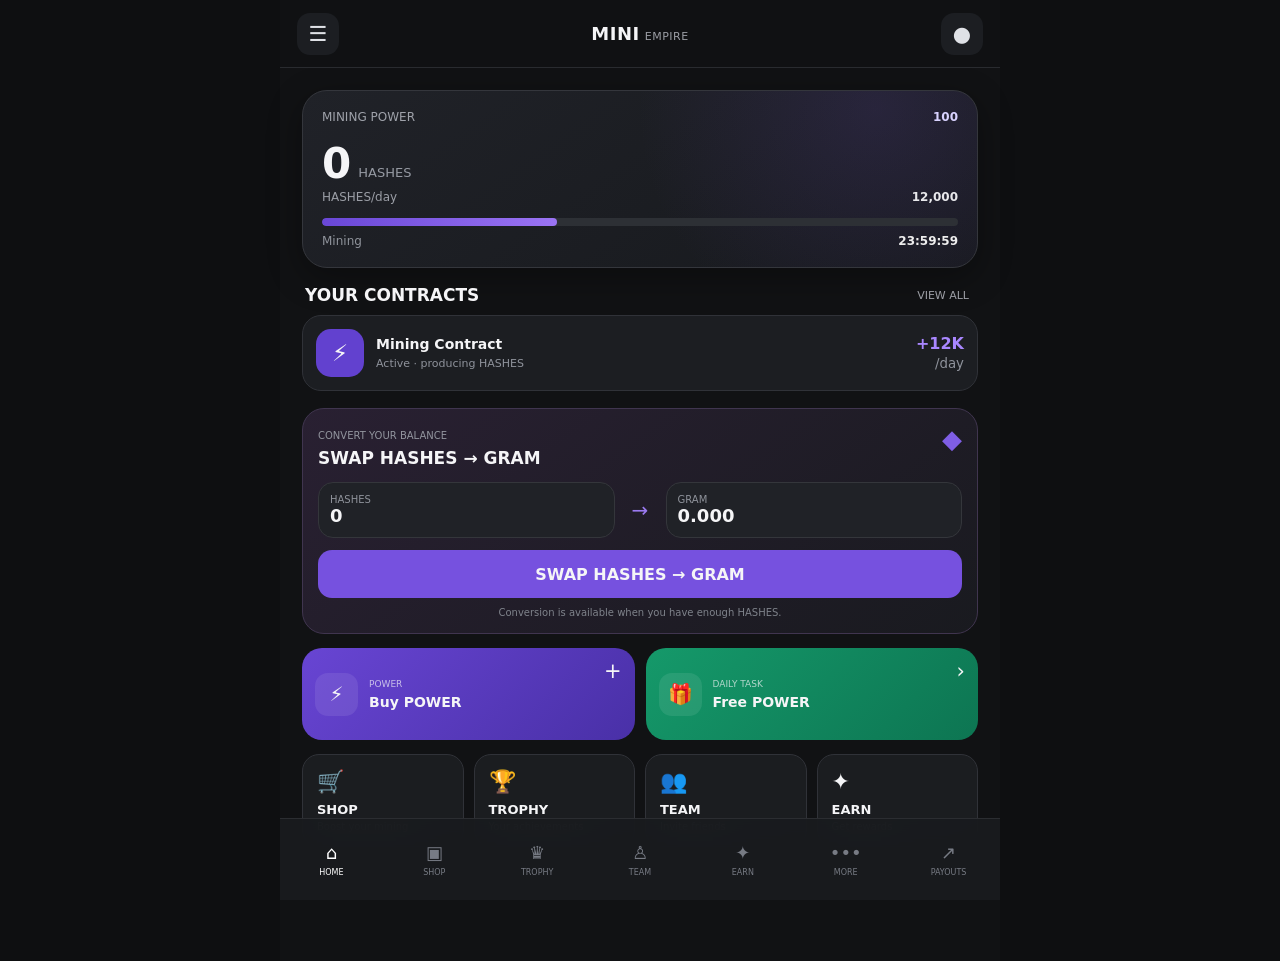
<file: index.html>
<!doctype html>
<html lang="en">
<head>
<meta charset="utf-8">
<meta name="viewport" content="width=device-width,initial-scale=1,maximum-scale=1,user-scalable=no">
<meta name="theme-color" content="#111214">
<title>Mini Empire</title>
<link rel="stylesheet" href="mini_empire_new.css">
</head>

<body>
<div id="app">

  <header class="top">
    <button id="menu">☰</button>

    <div class="brand">
      <b>MINI</b>
      <span>EMPIRE</span>
    </div>

    <button id="profile">●</button>
  </header>

  <main>

    <section class="hero">
      <div class="hero-top">
        <span>MINING POWER</span>
        <b id="power">100</b>
      </div>

      <div class="hash">
        <b id="hashes">0</b>
        <span>HASHES</span>
      </div>

      <div class="rate">
        <span>HASHES/day</span>
        <b id="rate">12,000</b>
      </div>

      <div class="progress">
        <i id="progress"></i>
      </div>

      <div class="timer">
        <span>Mining</span>
        <b id="timer">23:59:59</b>
      </div>
    </section>

    <section class="contract">
      <div class="title">
        <b>YOUR CONTRACTS</b>
        <button id="contracts">VIEW ALL</button>
      </div>

      <div class="contract-card">
        <div class="contract-icon">⚡</div>

        <div class="contract-info">
          <b>Mining Contract</b>
          <small>Active · producing HASHES</small>
        </div>

        <div class="contract-power">
          +12K<br>
          <small>/day</small>
        </div>
      </div>
    </section>

    <section class="swap">
      <div class="swap-head">
        <div>
          <small>CONVERT YOUR BALANCE</small>
          <h2>SWAP HASHES → GRAM</h2>
        </div>
        <span>◆</span>
      </div>

      <div class="swap-box">
        <div>
          <small>HASHES</small>
          <b id="swapHashes">0</b>
        </div>

        <span>→</span>

        <div>
          <small>GRAM</small>
          <b id="gram">0.000</b>
        </div>
      </div>

      <button class="primary" id="swapBtn">
        SWAP HASHES → GRAM
      </button>

      <p>Conversion is available when you have enough HASHES.</p>
    </section>

    <section class="power-grid">

      <button class="power-card buy" id="buyPower">
        <span>⚡</span>
        <div>
          <small>POWER</small>
          <b>Buy POWER</b>
          <em>+</em>
        </div>
      </button>

      <button class="power-card free" id="freePower">
        <span>🎁</span>
        <div>
          <small>DAILY TASK</small>
          <b>Free POWER</b>
          <em>›</em>
        </div>
      </button>

    </section>

    <section class="quick">

      <button data-page="shop">
        <span>🛒</span>
        <b>SHOP</b>
        <small>Boost your mining</small>
      </button>

      <button data-page="trophy">
        <span>🏆</span>
        <b>TROPHY</b>
        <small>Your achievements</small>
      </button>

      <button data-page="team">
        <span>👥</span>
        <b>TEAM</b>
        <small>Invite friends</small>
      </button>

      <button data-page="earn">
        <span>✦</span>
        <b>EARN</b>
        <small>Get rewards</small>
      </button>

    </section>

  </main>

  <nav>

    <button class="active" data-nav="home">
      ⌂
      <small>HOME</small>
    </button>

    <button data-nav="shop">
      ▣
      <small>SHOP</small>
    </button>

    <button data-nav="trophy">
      ♛
      <small>TROPHY</small>
    </button>

    <button data-nav="team">
      ♙
      <small>TEAM</small>
    </button>

    <button data-nav="earn">
      ✦
      <small>EARN</small>
    </button>

    <button data-nav="more">
      •••
      <small>MORE</small>
    </button>

    <button data-nav="payouts">
      ↗
      <small>PAYOUTS</small>
    </button>

  </nav>

</div>

<script src="mini_empire_new.js"></script>

</body>
</html>
</file>
<file: mini_empire_new.css>
*{box-sizing:border-box;-webkit-tap-highlight-color:transparent}
:root{--bg:#111214;--card:#1c1e22;--line:#303238;--text:#f5f5f7;--muted:#999da6;--purple:#7651df;--green:#20b97d;--blue:#348fe8}
html,body{margin:0;background:#0e0f11;color:var(--text);font-family:Inter,system-ui,-apple-system,"Segoe UI",sans-serif}
body{min-height:100vh}
button{font:inherit;color:inherit;border:0}
#app{max-width:720px;margin:auto;min-height:100vh;background:var(--bg);padding-bottom:92px}
.top{height:68px;padding:0 17px;display:flex;align-items:center;justify-content:space-between;border-bottom:1px solid #292b2f;position:sticky;top:0;background:#111214ee;backdrop-filter:blur(15px);z-index:5}
.top button{width:42px;height:42px;border-radius:13px;background:#1c1e22;color:#dfe1e6;font-size:21px}
.brand{display:flex;gap:5px;align-items:baseline;font-size:18px;letter-spacing:.5px}.brand span{color:#9b9da4;font-size:11px}
main{padding:16px}
.hero{border:1px solid #34363c;border-radius:25px;padding:19px;background:radial-gradient(circle at 85% 10%,#6046a533,transparent 40%),linear-gradient(145deg,#202228,#17191d);box-shadow:0 10px 35px #0005}
.hero-top{display:flex;justify-content:space-between;color:#9fa2aa;font-size:12px}.hero-top b{color:#d9d3ff}
.hash{display:flex;align-items:end;gap:9px;margin:15px 0 2px}.hash b{font-size:42px;letter-spacing:-2px}.hash span{font-size:13px;color:#969aa3;padding-bottom:8px}
.rate{display:flex;justify-content:space-between;font-size:12px;color:#9b9ea6}.rate b{color:#e8e8eb}
.progress{height:8px;background:#2d3035;border-radius:99px;overflow:hidden;margin:14px 0 8px}.progress i{display:block;height:100%;width:37%;background:linear-gradient(90deg,#6947d7,#9b74f4);border-radius:99px}
.timer{display:flex;justify-content:space-between;font-size:12px;color:#8f939b}.timer b{color:#eee}
.contract,.swap{margin-top:17px}.title{display:flex;justify-content:space-between;align-items:center;margin:0 3px 10px}.title b{font-size:17px}.title button{background:none;color:#9d9fa6;font-size:11px}
.contract-card{display:flex;align-items:center;gap:12px;background:var(--card);border:1px solid var(--line);border-radius:19px;padding:13px}.contract-icon{width:48px;height:48px;border-radius:15px;background:#6241cf;display:flex;align-items:center;justify-content:center;font-size:23px}.contract-info{flex:1}.contract-info b{display:block;font-size:14px}.contract-info small{display:block;color:#8f939c;margin-top:5px;font-size:11px}.contract-power{text-align:right;color:#a987ff;font-weight:800}.contract-power small{color:#8f939c;font-weight:500}
.swap{background:linear-gradient(145deg,#292032,#191a1f);border:1px solid #40354f;border-radius:22px;padding:15px}.swap-head{display:flex;justify-content:space-between}.swap-head small{color:#92959e;font-size:10px}.swap-head h2{margin:5px 0 0;font-size:17px}.swap-head>span{font-size:26px;color:#7f5ee5}.swap-box{display:grid;grid-template-columns:1fr 35px 1fr;align-items:center;margin-top:14px;gap:8px}.swap-box>div{background:#202227;border:1px solid #34363b;border-radius:15px;padding:11px}.swap-box small{display:block;color:#8f939b;font-size:10px}.swap-box b{font-size:18px}.swap-box>span{text-align:center;color:#9b7af0;font-size:20px}.primary{width:100%;height:48px;border-radius:14px;background:#7651df;font-weight:800;margin-top:12px}.swap p{font-size:10px;color:#7f838b;text-align:center;margin:9px 0 0}
.power-grid{display:grid;grid-template-columns:1fr 1fr;gap:11px;margin-top:14px}.power-card{border-radius:20px;min-height:92px;padding:13px;text-align:left;display:flex;gap:11px;align-items:center;position:relative}.power-card>span{width:43px;height:43px;border-radius:13px;background:#ffffff16;display:flex;align-items:center;justify-content:center;font-size:20px}.power-card div{min-width:0}.power-card small{display:block;font-size:9px;opacity:.7}.power-card b{display:block;margin-top:5px;font-size:14px}.power-card em{position:absolute;right:13px;top:11px;font-style:normal;font-size:21px}.buy{background:linear-gradient(135deg,#6845d3,#4930a7)}.free{background:linear-gradient(135deg,#15996a,#0d7552)}
.quick{display:grid;grid-template-columns:1fr 1fr;gap:10px;margin-top:14px}.quick button{background:#1b1d20;border:1px solid #303238;border-radius:17px;padding:14px;text-align:left}.quick span{font-size:22px}.quick b{display:block;font-size:13px;margin-top:8px}.quick small{display:block;color:#858992;font-size:10px;margin-top:4px}
nav{position:fixed;bottom:0;left:50%;transform:translateX(-50%);width:min(720px,100%);height:82px;background:#191b1eee;border-top:1px solid #2b2d31;display:grid;grid-template-columns:repeat(7,1fr);backdrop-filter:blur(18px);z-index:10;padding-bottom:env(safe-area-inset-bottom)}nav button{background:none;color:#777b84;font-size:18px;display:flex;flex-direction:column;align-items:center;justify-content:center;gap:5px}nav button small{font-size:8px}nav button.active{color:#fff}
.page{padding-bottom:30px}.back{height:42px;width:42px;background:#202226;border-radius:13px;font-size:25px}.pagehead{display:flex;align-items:center;gap:10px;margin-bottom:15px}.pagehead b{font-size:19px}.list{display:grid;gap:9px}.row{background:#1c1e22;border:1px solid #303238;border-radius:15px;padding:15px;display:flex;justify-content:space-between}
@media(min-width:560px){main{padding:22px}.quick{grid-template-columns:repeat(4,1fr)}}
</file>
